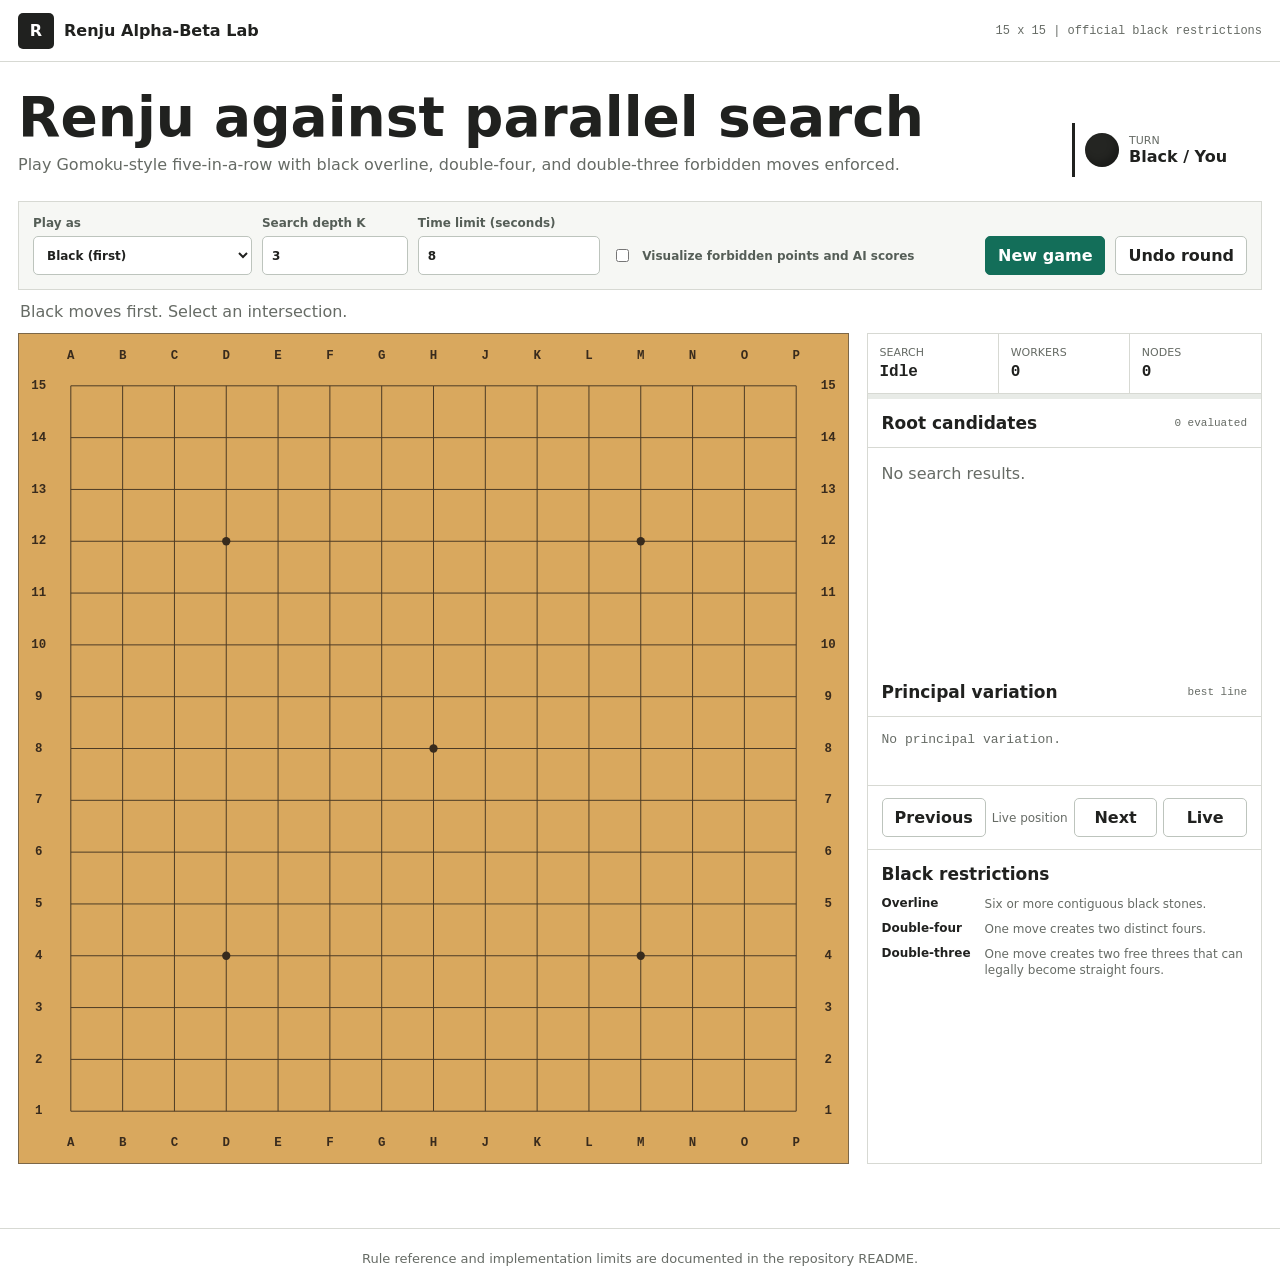
<file: index.html>
<!doctype html>
<html lang="en">
<head>
  <meta charset="utf-8"><meta name="viewport" content="width=device-width, initial-scale=1">
  <meta http-equiv="Content-Security-Policy" content="default-src 'self'; script-src 'self'; style-src 'self'; worker-src 'self'; connect-src 'none'; object-src 'none'; base-uri 'self'; frame-ancestors 'none'; form-action 'none'">
  <meta name="referrer" content="no-referrer"><title>Renju Alpha-Beta Lab</title><link rel="stylesheet" href="styles.css">
</head>
<body>
  <header><div><span class="mark">R</span><strong>Renju Alpha-Beta Lab</strong></div><span>15 x 15 | official black restrictions</span></header>
  <main>
    <section class="game-head"><div><h1>Renju against parallel search</h1><p>Play Gomoku-style five-in-a-row with black overline, double-four, and double-three forbidden moves enforced.</p></div><div class="turn"><span id="turnStone" class="stone black"></span><div><small>Turn</small><strong id="turnLabel">Black / You</strong></div></div></section>
    <section class="controls">
      <label>Play as<select id="humanColor"><option value="1">Black (first)</option><option value="2">White</option></select></label>
      <label>Search depth K<input id="depth" type="number" min="1" max="6" value="3"></label>
      <label>Time limit (seconds)<input id="timeLimit" type="number" min="1" max="30" value="8"></label>
      <label class="check"><input id="cheat" type="checkbox"> Visualize forbidden points and AI scores</label>
      <button id="newGame" class="primary" type="button">New game</button><button id="undo" type="button">Undo round</button>
    </section>
    <div id="status" class="status">Black moves first. Select an intersection.</div>
    <div id="scoreLegend" class="score-legend" hidden aria-label="AI candidate score colors">
      <span><i class="score-low"></i>Lower score</span>
      <span><i class="score-mid"></i>Middle score</span>
      <span><i class="score-high"></i>Higher score</span>
    </div>
    <section class="workspace">
      <section class="board-panel"><canvas id="board" width="900" height="900" aria-label="Renju board"></canvas></section>
      <aside class="analysis">
        <div class="analysis-head"><div><small>Search</small><strong id="searchState">Idle</strong></div><div><small>Workers</small><strong id="workerCount">0</strong></div><div><small>Nodes</small><strong id="nodes">0</strong></div></div>
        <div class="progress"><div id="progressBar"></div></div>
        <div class="section-title"><h2>Root candidates</h2><span id="candidateCount">0 evaluated</span></div>
        <div id="candidates" class="candidates"><p>No search results.</p></div>
        <div class="section-title"><h2>Principal variation</h2><span>best line</span></div>
        <div id="pv" class="pv">No principal variation.</div>
        <div class="replay"><button id="replayBack" type="button">Previous</button><span id="replayLabel">Live position</span><button id="replayForward" type="button">Next</button><button id="live" type="button">Live</button></div>
        <div class="rules"><h2>Black restrictions</h2><dl><dt>Overline</dt><dd>Six or more contiguous black stones.</dd><dt>Double-four</dt><dd>One move creates two distinct fours.</dd><dt>Double-three</dt><dd>One move creates two free threes that can legally become straight fours.</dd></dl></div>
      </aside>
    </section>
  </main>
  <footer>Rule reference and implementation limits are documented in the repository README.</footer>
  <script src="engine.js"></script><script src="app.js"></script>
</body></html>
</file>
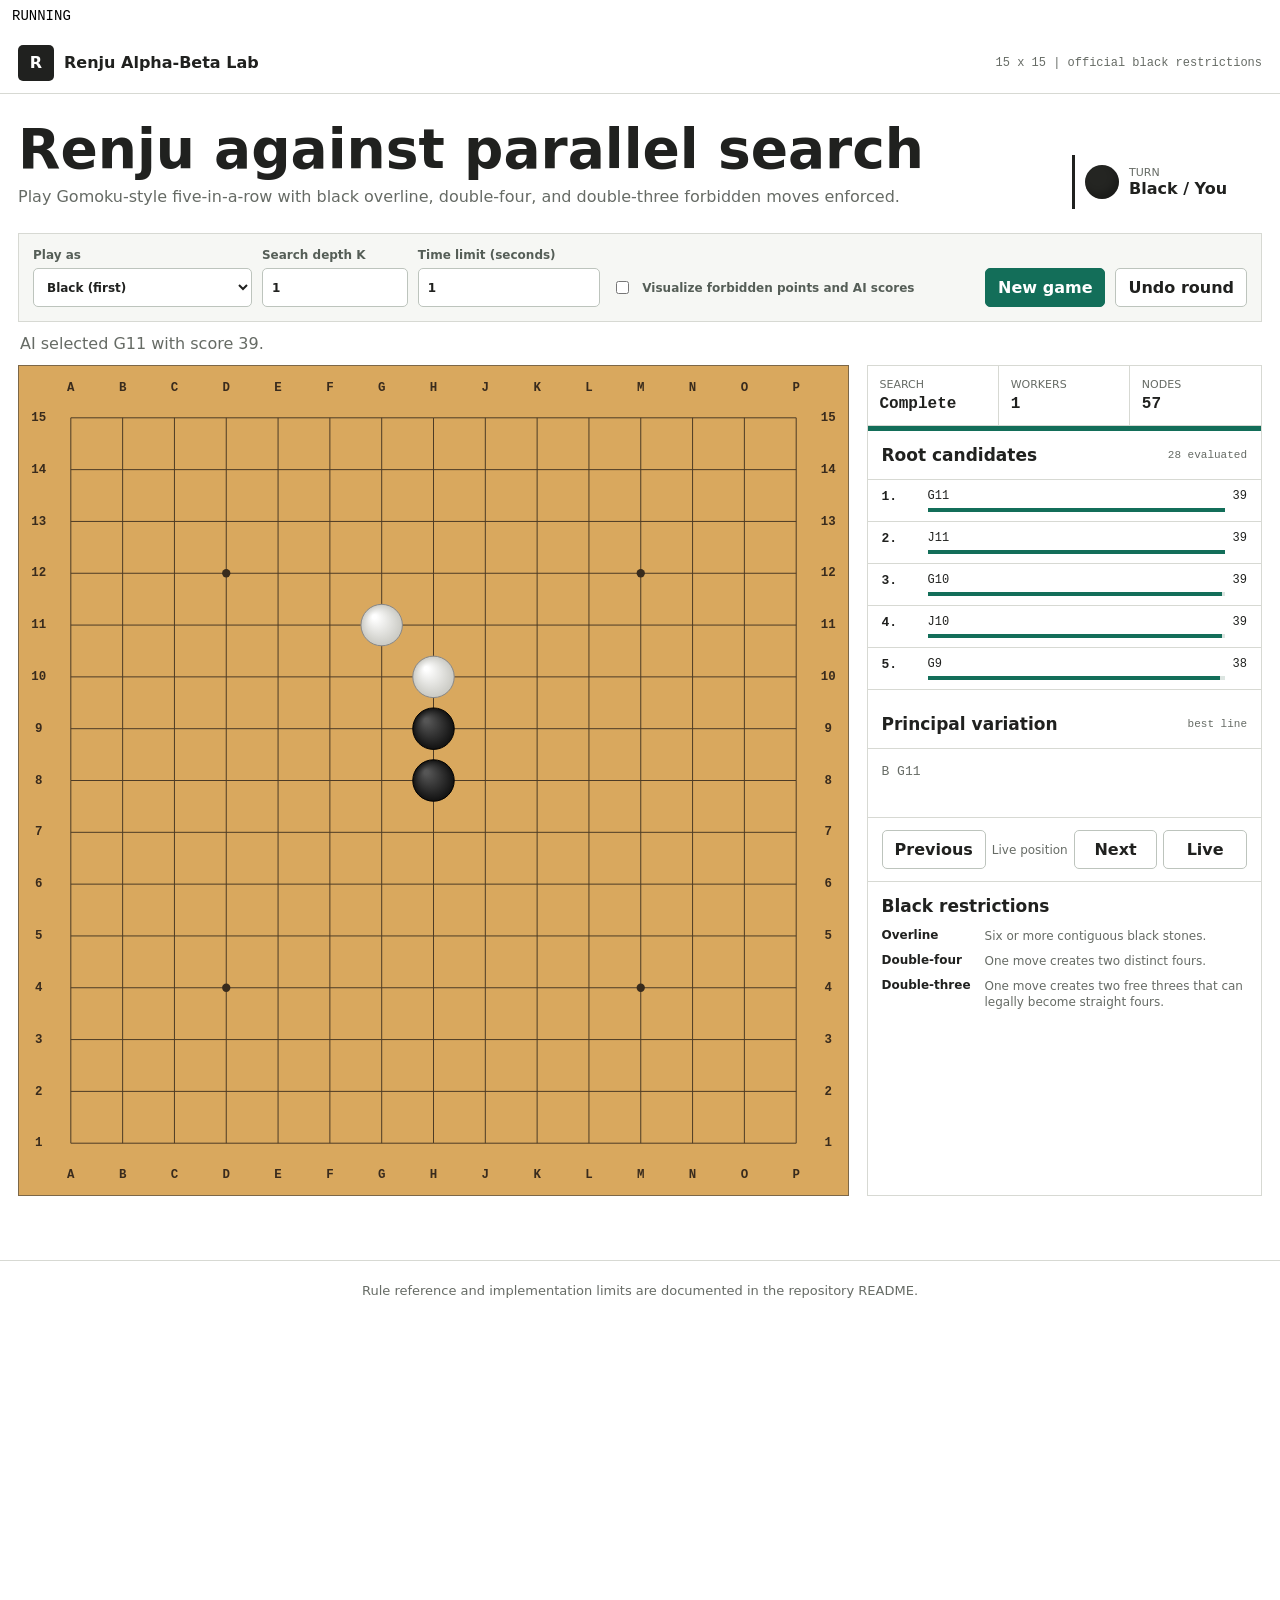
<file: tests/browser-smoke.html>
<!doctype html>
<html lang="en">
<head>
  <meta charset="utf-8">
  <meta name="viewport" content="width=device-width, initial-scale=1">
  <title>RUNNING</title>
  <style>
    html, body { margin: 0; font: 14px system-ui, sans-serif; }
    #result { margin: 0; padding: 8px 12px; white-space: pre-wrap; }
    #app { display: block; width: 100%; height: 1600px; border: 0; }
  </style>
</head>
<body>
<pre id="result">RUNNING</pre>
<iframe id="app" src="../index.html" title="Renju application under test"></iframe>
<script>
const result = document.getElementById("result");
const frame = document.getElementById("app");

function waitFor(predicate, timeoutMs = 15000) {
  const started = performance.now();
  return new Promise((resolve, reject) => {
    const poll = () => {
      try {
        if (predicate()) {
          resolve(true);
          return;
        }
      } catch (error) {
        reject(error);
        return;
      }
      if (performance.now() - started >= timeoutMs) {
        reject(new Error("Timed out waiting for browser condition"));
        return;
      }
      setTimeout(poll, 25);
    };
    poll();
  });
}

function searchWorker(payload, timeoutMs = 5000) {
  return new Promise((resolve, reject) => {
    const worker = new Worker("../ai-worker.js");
    const messages = [];
    const timeout = setTimeout(() => {
      worker.terminate();
      reject(new Error("Production worker search timed out"));
    }, timeoutMs);
    worker.onerror = (event) => {
      clearTimeout(timeout);
      worker.terminate();
      reject(new Error(event.message || "Production worker failed"));
    };
    worker.onmessage = (event) => {
      messages.push(event.data);
      if (event.data.type === "done") {
        clearTimeout(timeout);
        worker.terminate();
        resolve(messages);
      }
    };
    worker.postMessage(payload);
  });
}

function cancelWorker(payload) {
  return new Promise((resolve, reject) => {
    const worker = new Worker("../ai-worker.js");
    let messages = 0;
    let done = false;
    worker.onerror = (event) => {
      worker.terminate();
      reject(new Error(event.message || "Production worker failed"));
    };
    worker.onmessage = (event) => {
      messages += 1;
      if (event.data.type === "done") done = true;
    };
    worker.postMessage(payload);
    setTimeout(() => {
      worker.terminate();
      const countAtCancellation = messages;
      setTimeout(() => resolve({ countAtCancellation, done, messages }), 100);
    }, 10);
  });
}

frame.addEventListener("load", async () => {
  const checks = [];
  const check = (name, passed) => checks.push([name, Boolean(passed)]);
  try {
    const win = frame.contentWindow;
    const R = win.RenjuRules;
    const A = win.RenjuApp;
    const board = new Int8Array(225);
    [[6, 7], [8, 7], [7, 6], [7, 8]].forEach(([x, y]) => {
      board[R.key(x, y)] = R.BLACK;
    });
    const canvas = win.document.getElementById("board");

    check("rule engine", R.forbiddenReason(board, 7, 7) === "double-three");
    check("board initialized", A.state.board.length === 225);
    check("history initialized", A.state.history.length === 1);
    check("canvas painted", canvas.getContext("2d").getImageData(1, 1, 1, 1).data[3] === 255);
    check("worker supported", typeof win.Worker === "function");
    check("board coordinates", A.columnName(0) === "A" && A.columnName(7) === "H" && A.columnName(8) === "J" && A.columnName(14) === "P");
    check("score labels", A.compactScore(12500) === "13k" && A.compactScore(-1500) === "-1.5k");
    check("score color levels", A.scoreStyle(-10, -10, 10).fill !== A.scoreStyle(10, -10, 10).fill);

    const seededSearch = await searchWorker({
      type: "search",
      board: Array(225).fill(0),
      player: R.BLACK,
      depth: 2,
      timeMs: 2000,
      moves: [
        { x: 7, y: 7, priority: 3 },
        { x: 6, y: 7, priority: 2 },
        { x: 8, y: 7, priority: 1 }
      ]
    });
    const progress = seededSearch.filter((message) => message.type === "progress");
    const done = seededSearch.find((message) => message.type === "done");
    check("real worker progress and candidates", progress.length === 3 && progress.every((message) => Number.isFinite(message.candidate.score)));
    check("real worker message order", done && seededSearch.indexOf(done) > seededSearch.indexOf(progress[progress.length - 1]));
    check("real worker terminal result", done && done.best && done.nodes > 0);

    const terminalSearch = await searchWorker({
      type: "search",
      board: Array(225).fill(R.BLACK),
      player: R.WHITE,
      depth: 2,
      timeMs: 100,
      moves: []
    });
    const terminalDone = terminalSearch.find((message) => message.type === "done");
    check("real worker terminal board", terminalDone && terminalDone.best === null && terminalDone.nodes === 0);

    const timeoutMoves = [];
    for (let y = 4; y <= 10; y += 1) {
      for (let x = 4; x <= 10; x += 1) timeoutMoves.push({ x, y, priority: 1 });
    }
    const timedStarted = performance.now();
    const timedSearch = await searchWorker({
      type: "search",
      board: Array(225).fill(0),
      player: R.BLACK,
      depth: 6,
      timeMs: 1,
      moves: timeoutMoves
    });
    check("real worker deadline", performance.now() - timedStarted < 5000 && timedSearch.some((message) => message.type === "done") && timedSearch.filter((message) => message.type === "progress").length < timeoutMoves.length);

    const cancellation = await cancelWorker({
      type: "search",
      board: Array(225).fill(0),
      player: R.BLACK,
      depth: 6,
      timeMs: 30000,
      moves: timeoutMoves
    });
    check("real worker cancellation", !cancellation.done && cancellation.messages === cancellation.countAtCancellation);

    win.document.getElementById("depth").value = "1";
    win.document.getElementById("timeLimit").value = "1";
    A.humanMove({ x: 7, y: 7 });
    await waitFor(() => !A.state.thinking && A.state.history.length >= 3);
    const candidateRows = win.document.querySelectorAll("#candidates .candidate");
    check("application renders real worker candidates", candidateRows.length > 0 && Array.from(candidateRows).every((row) => /^-?\d+$/.test(row.lastElementChild.textContent.trim())));
    check("application applies real AI move", A.state.board.filter((value) => value !== R.EMPTY).length === 2);

    win.document.getElementById("depth").value = "6";
    win.document.getElementById("timeLimit").value = "30";
    win.document.getElementById("humanColor").value = String(R.WHITE);
    A.newGame();
    const startedWorkers = A.state.thinking && A.state.workers.length > 0;
    win.document.getElementById("humanColor").value = String(R.BLACK);
    A.newGame();
    check("application cancels and cleans workers", startedWorkers && !A.state.thinking && A.state.workers.length === 0 && A.state.history.length === 1);

    const clickBoard = (move) => {
      const rect = canvas.getBoundingClientRect();
      const unit = rect.width / 16;
      canvas.dispatchEvent(new win.MouseEvent("click", {
        bubbles: true,
        clientX: rect.left + (move.x + 1) * unit,
        clientY: rect.top + (move.y + 1) * unit
      }));
    };
    win.document.getElementById("depth").value = "1";
    win.document.getElementById("timeLimit").value = "1";
    clickBoard({ x: 7, y: 7 });
    await waitFor(() => !A.state.thinking && A.state.history.length >= 3);
    const firstRoundLength = A.state.history.length;
    clickBoard({ x: 7, y: 7 });
    check("occupied canvas move is rejected", A.state.history.length === firstRoundLength && /occupied/i.test(win.document.getElementById("status").textContent));
    win.document.getElementById("replayBack").click();
    const replayedHistory = A.state.replayIndex < A.state.history.length - 1;
    win.document.getElementById("live").click();
    check("replay returns to live board", replayedHistory && A.state.replayIndex === A.state.history.length - 1);
    win.document.getElementById("undo").click();
    check("undo removes a complete round", A.state.history.length === 1 && A.state.board.every((value) => value === R.EMPTY));

    A.newGame();
    let humanTurns = 0;
    while (!A.state.over && humanTurns < 80) {
      const move = R.generateCandidates(A.state.board, R.BLACK, 225)[0];
      if (!move) break;
      clickBoard(move);
      humanTurns += 1;
      if (!A.state.over) await waitFor(() => !A.state.thinking, 15000);
    }
    check("complete human and AI game reaches terminal state", A.state.over && humanTurns > 2 && /wins|draw|game over/i.test(win.document.getElementById("status").textContent));
    check("complete game retains replayable history", A.state.history.length > 5 && A.state.replayIndex === A.state.history.length - 1);

    A.newGame();
    A.state.board[R.key(7, 7)] = R.BLACK;
    A.state.board[R.key(8, 8)] = R.WHITE;
    A.state.candidates = [
      { move: { x: 5, y: 7 }, score: -100, pv: [] },
      { move: { x: 6, y: 7 }, score: 0, pv: [] },
      { move: { x: 9, y: 7 }, score: 100, pv: [] }
    ];
    win.document.getElementById("cheat").checked = true;
    A.draw();
    const pixels = canvas.getContext("2d").getImageData(0, 0, canvas.width, canvas.height).data;
    const colors = new Set();
    for (let index = 0; index < pixels.length; index += 400) {
      colors.add(pixels[index] + ":" + pixels[index + 1] + ":" + pixels[index + 2]);
    }
    check("board and score pixels are nonblank", colors.size >= 8);

    const passed = checks.every((item) => item[1]);
    result.textContent = (passed ? "PASS" : "FAIL") + "\n" + checks.map((item) => (item[1] ? "PASS " : "FAIL ") + item[0]).join("\n");
    result.hidden = true;
    document.title = passed ? "PASS" : "FAIL";
  } catch (error) {
    result.textContent = "FAIL\n" + (error.stack || error);
    document.title = "FAIL";
  }
}, { once: true });
</script>
</body>
</html>
</file>
<file: styles.css>
:root{--ink:#20211f;--muted:#666b65;--line:#d7d9d3;--paper:#f6f7f4;--green:#136e59;--red:#bd483d;--wood:#d9a85e;font-family:Inter,ui-sans-serif,system-ui,sans-serif;color:var(--ink)}*{box-sizing:border-box}body{margin:0;background:#fff}header{height:62px;padding:0 max(18px,calc((100vw - 1320px)/2));display:flex;align-items:center;justify-content:space-between;gap:12px;border-bottom:1px solid var(--line)}header div{display:flex;align-items:center;gap:10px}.mark{display:grid;place-items:center;width:36px;height:36px;border-radius:5px;background:var(--ink);color:#fff;font-weight:800}header>span{color:var(--muted);font:12px ui-monospace,monospace}main{max-width:1320px;margin:auto;padding:28px 18px 64px}.game-head{display:flex;justify-content:space-between;align-items:end;gap:24px}h1{margin:0 0 8px;font-size:clamp(32px,4.3vw,58px);line-height:1;letter-spacing:0}h2{margin:0;font-size:17px}p{margin:0;color:var(--muted);line-height:1.5}.turn{min-width:190px;display:flex;align-items:center;gap:10px;padding:10px;border-left:3px solid var(--ink)}.turn small,.analysis small{display:block;color:var(--muted);font-size:11px;text-transform:uppercase}.stone{display:block;width:34px;height:34px;border-radius:50%;box-shadow:inset -4px -5px 7px #0004}.stone.black{background:#242522}.stone.white{background:#fff;border:1px solid #999}.controls{display:grid;grid-template-columns:1.2fr .8fr 1fr 2fr auto auto;gap:10px;align-items:end;margin-top:24px;padding:14px;border:1px solid var(--line);background:var(--paper)}label{display:grid;gap:6px;color:#555e57;font-size:12px;font-weight:750}input,select,button{min-height:39px;border:1px solid #bdc4bd;border-radius:5px;background:#fff;color:var(--ink);font:inherit}input,select{width:100%;padding:7px 9px}.check{display:flex;align-items:center;gap:8px;min-height:39px}.check input{width:17px;min-height:auto}button{padding:7px 12px;font-weight:750;cursor:pointer}.primary{color:#fff;border-color:var(--green);background:var(--green)}button:hover:not(:disabled){border-color:var(--green)}button:disabled{opacity:.45}.status{min-height:42px;padding:12px 2px;color:var(--muted)}.status.error{color:var(--red)}.score-legend{display:flex;justify-content:flex-end;gap:16px;min-height:30px;padding:0 2px 9px;color:var(--muted);font-size:12px}.score-legend[hidden]{display:none}.score-legend span{display:flex;align-items:center;gap:6px}.score-legend i{width:22px;height:8px;border-radius:2px}.score-low{background:#b5443b}.score-mid{background:#e1b542}.score-high{background:#13705a}.workspace{display:grid;grid-template-columns:minmax(0,2.1fr) minmax(320px,1fr);gap:18px}.board-panel{min-width:0;border:1px solid #7c6748;background:var(--wood)}#board{display:block;width:100%;aspect-ratio:1;background:var(--wood);touch-action:none}.analysis{border:1px solid var(--line);min-width:0}.analysis-head{display:grid;grid-template-columns:repeat(3,1fr);border-bottom:1px solid var(--line)}.analysis-head div{padding:12px;border-right:1px solid var(--line)}.analysis-head div:last-child{border:0}.analysis-head strong{display:block;margin-top:4px;font:700 16px ui-monospace,monospace}.progress{height:5px;background:#e8ebe7}.progress div{height:100%;width:0;background:var(--green);transition:width .15s}.section-title{display:flex;align-items:center;justify-content:space-between;padding:14px;border-bottom:1px solid var(--line)}.section-title span{font:11px ui-monospace,monospace;color:var(--muted)}.candidates{height:220px;overflow:auto}.candidates p{padding:14px}.candidate{display:grid;grid-template-columns:38px 1fr auto;gap:8px;padding:9px 14px;border-bottom:1px solid var(--line);font:12px ui-monospace,monospace}.candidate strong{font-size:13px}.candidate .bar{height:4px;margin-top:5px;background:#dce5e1}.candidate .bar i{display:block;height:100%;background:var(--green)}.pv{min-height:68px;padding:12px 14px;font:13px/1.7 ui-monospace,monospace;color:var(--muted)}.replay{display:grid;grid-template-columns:1fr auto 1fr 1fr;gap:6px;padding:12px 14px;border-block:1px solid var(--line)}.replay span{align-self:center;font-size:12px;color:var(--muted);white-space:nowrap}.rules{padding:14px}.rules dl{display:grid;grid-template-columns:95px 1fr;gap:8px;margin:12px 0 0;font-size:12px}.rules dt{font-weight:800}.rules dd{margin:0;color:var(--muted);line-height:1.4}footer{padding:22px;border-top:1px solid var(--line);text-align:center;color:var(--muted);font-size:13px}@media(max-width:950px){.controls{grid-template-columns:repeat(3,1fr)}.workspace{grid-template-columns:1fr}.analysis{display:grid;grid-template-columns:1fr 1fr}.analysis-head,.progress,.replay,.rules{grid-column:1/-1}}@media(max-width:620px){header>span{max-width:120px;text-align:right}.game-head{align-items:flex-start;flex-direction:column}.turn{min-width:0}.controls{grid-template-columns:1fr 1fr}.controls label:nth-child(1),.controls .check{grid-column:1/-1}.score-legend{justify-content:flex-start;flex-wrap:wrap}.analysis{display:block}.replay{grid-template-columns:1fr 1fr}.replay span{grid-column:1/-1;grid-row:1}.board-panel{margin-inline:-18px;border-inline:0}.rules dl{grid-template-columns:82px 1fr}}
</file>
